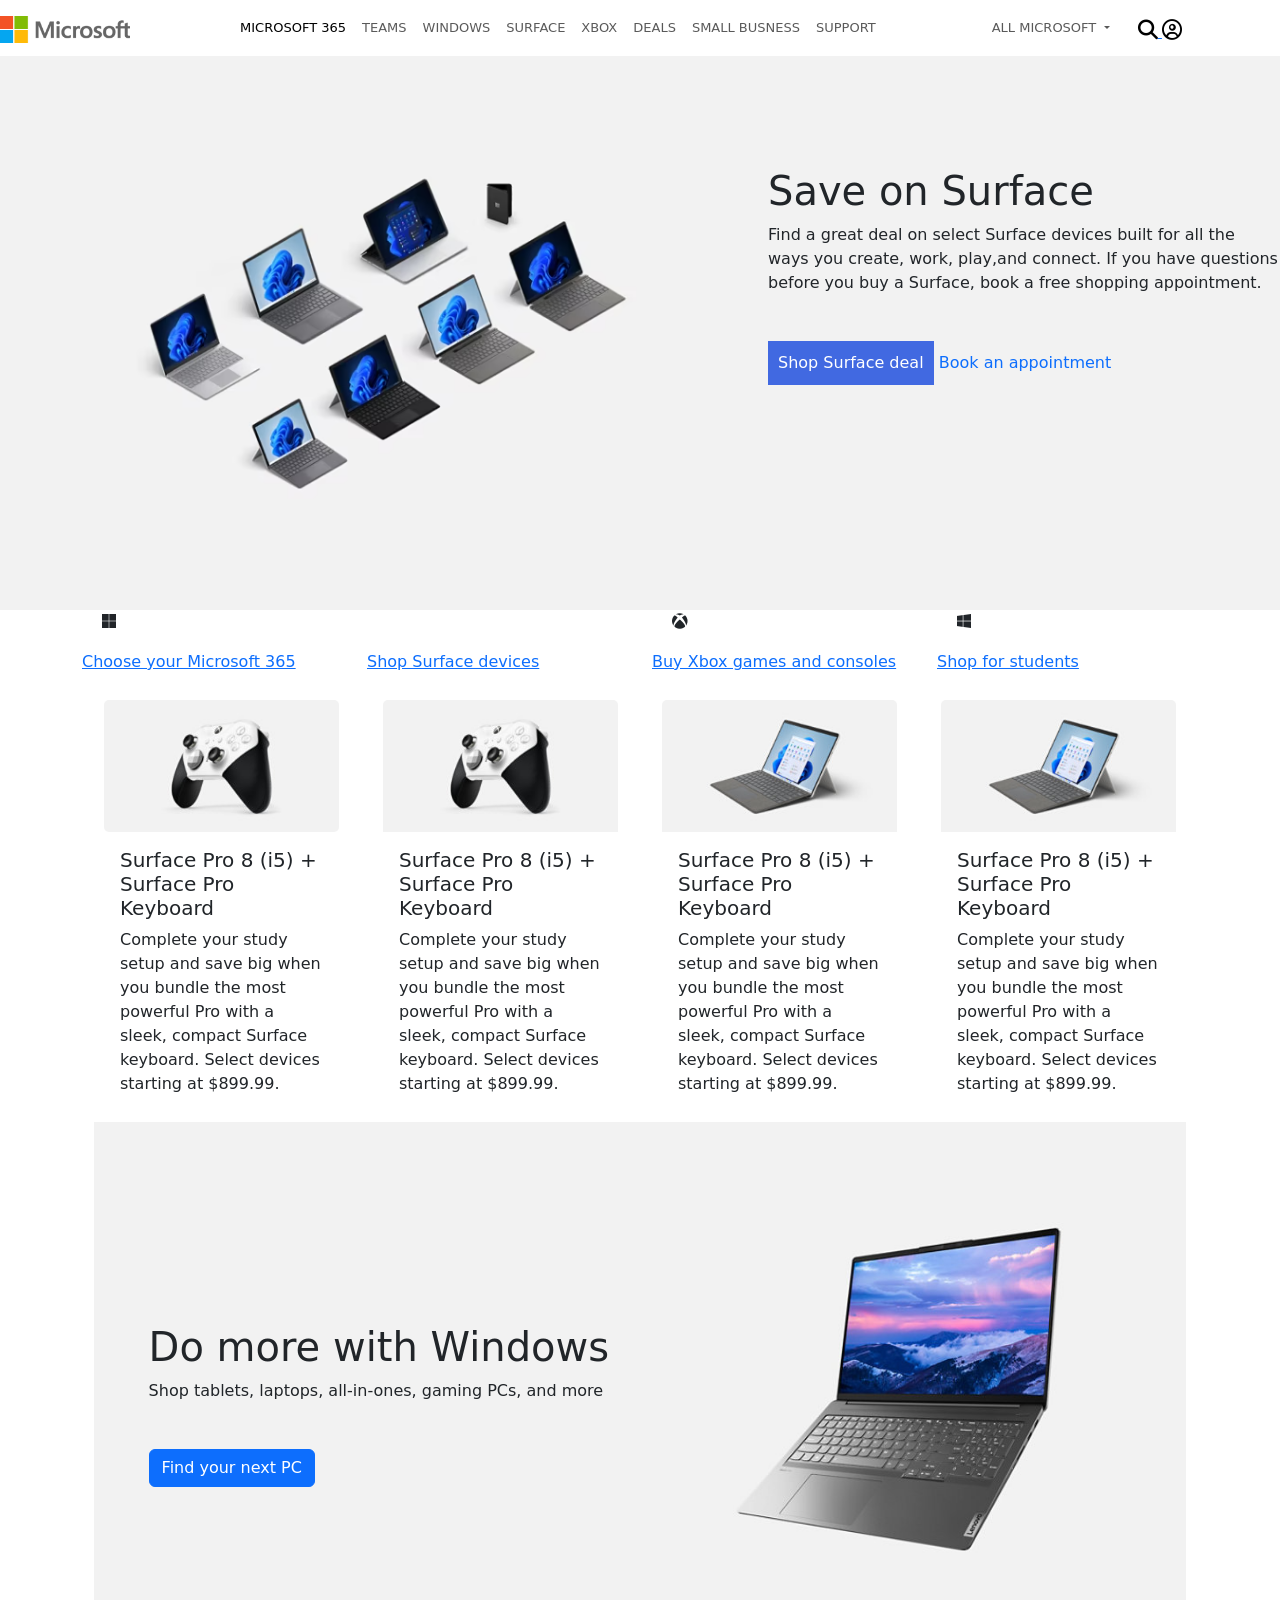
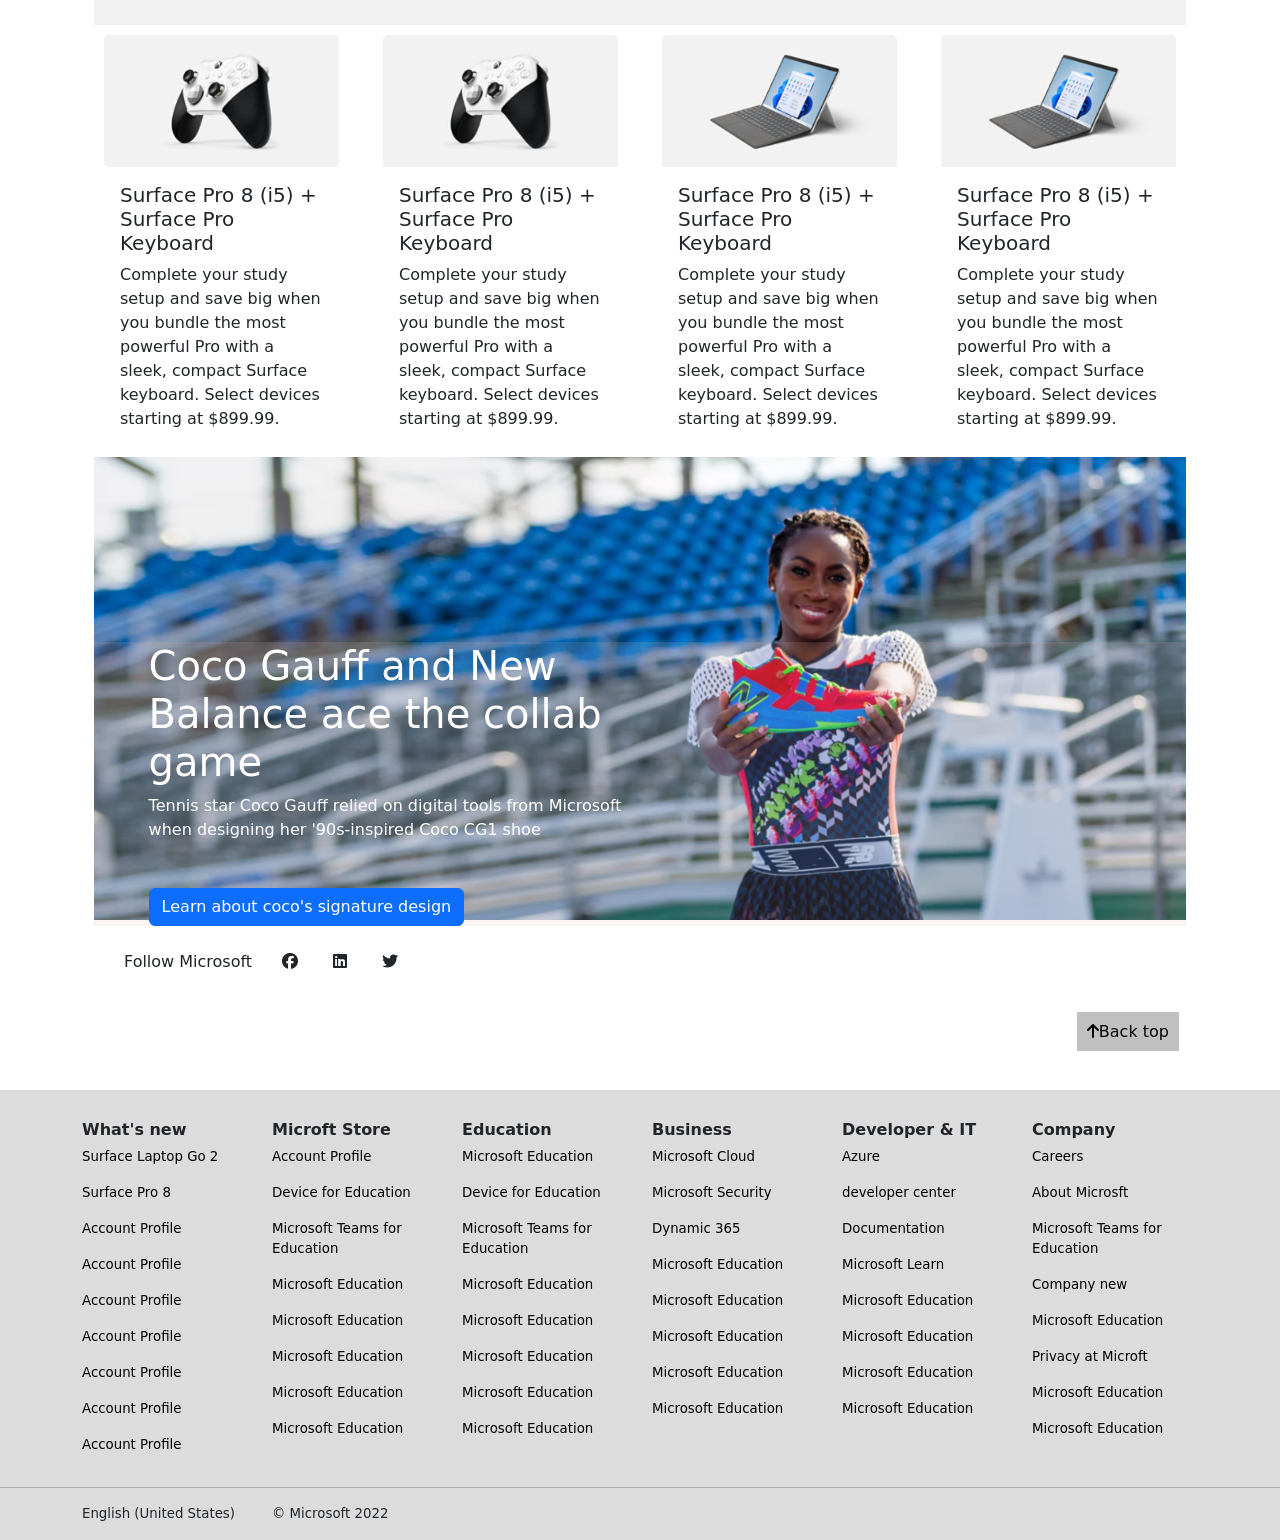
<file: index.html>
<!DOCTYPE html>
<html lang="en">
<head>
    <meta charset="UTF-8">
    <meta http-equiv="X-UA-Compatible" content="IE=edge">
    <meta name="viewport" content="width=device-width, initial-scale=1.0">
    <link rel="stylesheet" href="Website Cloning/style.css">
    <link href="https://cdn.jsdelivr.net/npm/bootstrap@5.2.1/dist/css/bootstrap.min.css" rel="stylesheet" integrity="sha384-iYQeCzEYFbKjA/T2uDLTpkwGzCiq6soy8tYaI1GyVh/UjpbCx/TYkiZhlZB6+fzT" crossorigin="anonymous">
    
    <link rel="stylesheet" href="https://cdnjs.cloudflare.com/ajax/libs/font-awesome/6.2.0/css/all.min.css">
    <title>Website Cloning</title>
</head>
<body>
  <nav class="navbar navbar-expand-lg  sticky-top ">
    
  <a class="navbar-brand" href="#"><img src="Website Cloning/images/logo.png" alt="logo"></a>
  <button class="navbar-toggler" type="button" data-toggle="collapse" data-target="#navbarSupportedContent" 
  >
    <span class="navbar-toggler-icon"></span>
  </button>

  <div class="collapse navbar-collapse" id="navbarSupportedContent">
    <ul class="navbar-nav mr-auto">
      <li class="nav-item active text-uppercase">
        <a class="nav-link active" href="#">Microsoft 365</a>
      </li>
      <li class="nav-item text-uppercase">
        <a class="nav-link" href="#">Teams</a>
      </li>
      
      <li class="nav-item text-uppercase">
          <a class="nav-link" href="#">Windows</a>
        </li>
        
       <li class="nav-item text-uppercase">
        <a class="nav-link" href="#">Surface</a>
       </li>
       <li class="nav-item text-uppercase">
        <a class="nav-link" href="#">Xbox</a>
       </li>
       <li class="nav-item text-uppercase">
        <a class="nav-link" href="#">Deals</a>
       </li>
       <li class="nav-item text-uppercase">
        <a class="nav-link" href="#">Small Busness</a>
       </li>
       <li class="nav-item text-uppercase">
        <a class="nav-link" href="#">Support</a>
       </li>

              
              
            <div class="font-awesome-icon">
              <li class="nav-item dropdown text-uppercase">
                <a class="nav-link dropdown-toggle" href="#" id="navbarDropdown" role="button" data-toggle="dropdown" aria-haspopup="true" aria-expanded="false">
                  All Microsoft
                </a>
                
                <div class="dropdown-menu text-uppercase" aria-labelledby="navbarDropdown">
                  <a class="dropdown-item" href="#">Software</a>
                  <a class="dropdown-item" href="#">PC & Devices</a>
                  <a class="dropdown-item" href="#">Entertainment</a>
                  <a class="dropdown-item" href="#">PC & Devices</a>
                  <a class="dropdown-item" href="#">Business</a>
                  <a class="dropdown-item" href="#">Developer & IT</a>
                  <a class="dropdown-item" href="#">Other</a>
                  
                 
              </li> </div>
              
              <a class="font-awesome-icon-link">
           
          
          <i class="fa-solid fa-magnifying-glass" style='font-size:20px;color:black'></i>
          <i class='far fa-user-circle' style='font-size:20px;color:black'></i></a>
           
     </ul>
  </div>

</nav>


</div>
</nav>



  





  <div class="hello">
    <img src="Website Cloning/images/welcome.png"  alt="..." style="width:100%;">

    <div class="text-block">
      <h1 >Save on Surface</h1>
      <p>Find a great deal on select Surface devices  built for all the ways you create, work, play,and connect. If you have questions before you buy a Surface, book a free shopping appointment.</p>
         
         <button type="button" >Shop Surface deal</button>
         <a href="#"> Book an appointment</a>
    </div>
    
     
    </div>




    


    

    
    
  



<div class="icon-list">


  <div class="container">
    <div class="row">
      <div class="col-md-3">
        <p class="icon-section">
          
          <i class="fa-brands fa-microsoft"></i>
         
          
         </p>
        <p><a href="#">Choose your Microsoft 365</a></p>
      </div>
      <div class="col-md-3">
        <p class="icon-section">
          <i class="fa-thin fa-laptop"></i>
            </p>
        <p><a href="#">Shop Surface devices</a></p>
      </div>
      <div class="col-md-3">
        <p class="icon-section">
          <i class="fa-brands fa-xbox"></i>
         </P>

          <p><a href="#">Buy Xbox games and consoles</a>
          
            
          </p>
        
      </div>
      <div class="col-md-3">
        
        <p class="icon-section"> 
          <i class="fa-brands fa-windows"></i> </p>
        <a href="#">Shop for students</a> 
      </div> 
     


      </div>
        
<section class="advert">

<div class="container">
  <div class="row">
    <div class="col-lg-3 col-md-6 col-sm-12 col-xs-12">
  <div class="card border-0"  >
    <img src="Website Cloning/images/card1.jpg" class="card-img" alt="...">
    <div class="card-body">
      <h5 class="card-title">Surface Pro 8 (i5) + Surface Pro Keyboard</h5>
      <p class="card-text">Complete your study setup and save big when you bundle the most powerful Pro with a sleek, compact Surface keyboard. 
        Select devices starting at $899.99.</p>
    </div>
  </div>
</div>
<div class="col-lg-3 col-md-6 col-sm-12 col-xs-12">
  <div class="card border-0" >
    <img src="Website Cloning/images/card1.jpg" class="card-img-top" alt="...">
    <div class="card-body">
      <h5 class="card-title">Surface Pro 8 (i5) + Surface Pro Keyboard</h5>
      <p class="card-text">Complete your study setup and save big when you bundle the most powerful Pro with a sleek, compact Surface keyboard. 
        Select devices starting at $899.99.</p>
    </div>
  </div>
</div>
<div class="col-lg-3 col-md-6 col-sm-12 col-xs-12">
  <div class="card border-0" >
    <img src="Website Cloning/images/card3.jpg" class="card-img-top" alt="...">
    <div class="card-body">
      <h5 class="card-title">Surface Pro 8 (i5) + Surface Pro Keyboard</h5>
      <p class="card-text">Complete your study setup and save big when you bundle the most powerful Pro with a sleek, compact Surface keyboard. 
        Select devices starting at $899.99.</p>
    </div>
  </div>
</div>
<div class="col-lg-3 col-md-6 col-sm-12 col-xs-12">
  <div class="card border-0">
    <img src="Website Cloning/images/card3.jpg" class="card-img-top" alt="...">
    <div class="card-body">
      <h5 class="card-title">Surface Pro 8 (i5) + Surface Pro Keyboard</h5>
      <p class="card-text">Complete your study setup and save big when you bundle the most powerful Pro with a sleek, compact Surface keyboard. 
        Select devices starting at $899.99.</p>
    </div>
  </div>
</div>
</div>
  </div> </section>

<div class="container">

<div class="hello-left">
  <img src="Website Cloning/images/ads.png"  alt="">

  <div class="text-block-left">
    <h1 >Do more with Windows</h1>
    <p>Shop tablets, laptops, all-in-ones, gaming PCs, and more</p>
       
       <button type="button" class="btn btn-primary">Find your next PC</button>

  </div>
  
   
  </div>
</div>




<div class="container">
  <div class="row">
    <div class="col-lg-3 col-md-6 col-sm-12 col-xs-12">
  <div class="card border-0"  >
    <img src="Website Cloning/images/card1.jpg" class="card-img" alt="...">
    <div class="card-body">
      <h5 class="card-title">Surface Pro 8 (i5) + Surface Pro Keyboard</h5>
      <p class="card-text">Complete your study setup and save big when you bundle the most powerful Pro with a sleek, compact Surface keyboard. 
        Select devices starting at $899.99.</p>
    </div>
  </div>
</div>
<div class="col-lg-3 col-md-6 col-sm-12 col-xs-12">
  <div class="card border-0" >
    <img src="Website Cloning/images/card1.jpg" class="card-img-top" alt="...">
    <div class="card-body">
      <h5 class="card-title">Surface Pro 8 (i5) + Surface Pro Keyboard</h5>
      <p class="card-text">Complete your study setup and save big when you bundle the most powerful Pro with a sleek, compact Surface keyboard. 
        Select devices starting at $899.99.</p>
    </div>
  </div>
</div>
<div class="col-lg-3 col-md-6 col-sm-12 col-xs-12">
  <div class="card border-0" >
    <img src="Website Cloning/images/card3.jpg" class="card-img-top" alt="...">
    <div class="card-body">
      <h5 class="card-title">Surface Pro 8 (i5) + Surface Pro Keyboard</h5>
      <p class="card-text">Complete your study setup and save big when you bundle the most powerful Pro with a sleek, compact Surface keyboard. 
        Select devices starting at $899.99.</p>
    </div>
  </div>
</div>
<div class="col-lg-3 col-md-6 col-sm-12 col-xs-12">
  <div class="card border-0" >
    <img src="Website Cloning/images/card3.jpg" class="card-img-top" alt="...">
    <div class="card-body">
      <h5 class="card-title">Surface Pro 8 (i5) + Surface Pro Keyboard</h5>
      <p class="card-text">Complete your study setup and save big when you bundle the most powerful Pro with a sleek, compact Surface keyboard. 
        Select devices starting at $899.99.</p>
    </div>
  </div>
</div>
</div>
  </div>

  <div class="container">

    <div class="hello-bottom">
      <img src="Website Cloning/images/player.png"  alt="">
    
      <div class="text-block-bottom">
        <h1>Coco Gauff and New Balance ace the collab game</h1>
        <p>Tennis star Coco Gauff relied on digital tools from Microsoft when designing her '90s-inspired Coco CG1 shoe</p>
           
           <button type="button" class="btn btn-primary">Learn about coco's signature design</button>
    
      </div>
      
       
      </div>
    </div>

<div class="font-awersome-list">


<div class="container">
  
        
<p >Follow Microsoft<i class="fa-brands fa-facebook"></i>
  <i class="fa-brands fa-linkedin"></i>
  <i class="fa-brands fa-twitter"></i>  </p>
        
</div>
</div>

<div class="top-arrow">
<div class="container">
  <a href=""><i class="fa-solid fa-arrow-up"></i>Back top</a>
</div>
</div>
</div>



<footer>

  <div class="container padding">
    <div class="row padding">
      
      <div class="col-lg-2 col-md-4 col-sm-4 col-xs-12">
        <h6><b>What's new </b> </h6>
        <p><a href="#">Surface Laptop Go 2</a></p>
        <p><a href="#">Surface Pro 8</a></p>
        <p><a href="#">Account Profile</a></p>
        <p><a href="#">Account Profile</a></p>
        <p><a href="#">Account Profile</a></p>
        <p><a href="#">Account Profile</a></p>
        <p><a href="#">Account Profile</a></p>
        <p><a href="#">Account Profile</a></p>
        <p><a href="#">Account Profile</a></p>

          
          
         
        </div>
        <div class="col-lg-2 col-md-4 col-sm-4 col-xs-12">
          <h6> <b>Microft Store</b> </h6>  
          <p><a href="#">Account Profile</a></p>
          <p><a href="#">Device for Education</a></p>
          <p><a href="#">Microsoft Teams for Education</a></p>
          <p><a href="#">Microsoft Education</a></p>
          <p><a href="#">Microsoft Education</a></p>
          <p><a href="#">Microsoft Education</a></p>
          <p><a href="#">Microsoft Education</a></p>
          <p><a href="#">Microsoft Education</a></p>
            
          
           </div>
           <div class="col-lg-2 col-md-4 col-sm-4 col-xs-12">
            <h6><b>Education </b></h6>  
            <p><a href="#">Microsoft Education</a></p>
            <p><a href="#">Device for Education</a></p>
            <p><a href="#">Microsoft Teams for Education</a></p>
            <p><a href="#">Microsoft Education</a></p>
            <p><a href="#">Microsoft Education</a></p>
            <p><a href="#">Microsoft Education</a></p>
            <p><a href="#">Microsoft Education</a></p>
            <p><a href="#">Microsoft Education</a></p>
              </div>
              <div class="col-lg-2 col-md-4 col-sm-4 col-xs-12">
                <h6><b>Business </b> </h6>  
                <p><a href="#">Microsoft Cloud</a></p>
                <p><a href="#">Microsoft Security</a></p>
                <p><a href="#">Dynamic 365</a></p>
                <p><a href="#">Microsoft Education</a></p>
                <p><a href="#">Microsoft Education</a></p>
                <p><a href="#">Microsoft Education</a></p>
                <p><a href="#">Microsoft Education</a></p>
                <p><a href="#">Microsoft Education</a></p>
                  </div>
              <div class="col-lg-2 col-md-4 col-sm-4 col-xs-12">
                <h6> <b>Developer & IT</b></h6>  
                <p><a href="#">Azure</a></p>
                <p><a href="#">developer center</a></p>
                <p><a href="#">Documentation</a></p>
                <p><a href="#">Microsoft Learn</a></p>
                <p><a href="#">Microsoft Education</a></p>
                <p><a href="#">Microsoft Education</a></p>
                <p><a href="#">Microsoft Education</a></p>
                <p><a href="#">Microsoft Education</a></p>
                  
                
                 </div>
                 <div class="col-lg-2 col-md-4 col-sm-4 col-xs-12">
                  <h6> <b>Company</b></h6>  
                  <p><a href="#">Careers</a></p>
                  <p><a href="#">About Microsft</a></p>
                  <p><a href="#">Microsoft Teams for Education</a></p>
                  <p><a href="#">Company new</a></p>
                  <p><a href="#">Microsoft Education</a></p>
                  <p><a href="#">Privacy at Microft</a></p>
                  <p><a href="#">Microsoft Education</a></p>
                  <p><a href="#">Microsoft Education</a></p>
                    
                  
                   </div>

                  </div></div>
                  <hr>
<div class="container padding">
<div class="row padding">
            <div class="col-md-2">
             English (United States)
            </div>
            <div class="col-md-2">
              <p> &copy; Microsoft 2022</p>
            </div>
            
             
           </div>
    </div>
    
  
</footer>  

<script src="https://code.jquery.com/jquery-3.4.1.slim.min.js" ></script>
    
    <script src="https://cdn.jsdelivr.net/npm/popper.js@1.16.0/dist/umd/popper.min.js"></script>
    <script src="https://stackpath.bootstrapcdn.com/bootstrap/4.4.1/js/bootstrap.min.js" ></script>
</body>
</html>
</file>
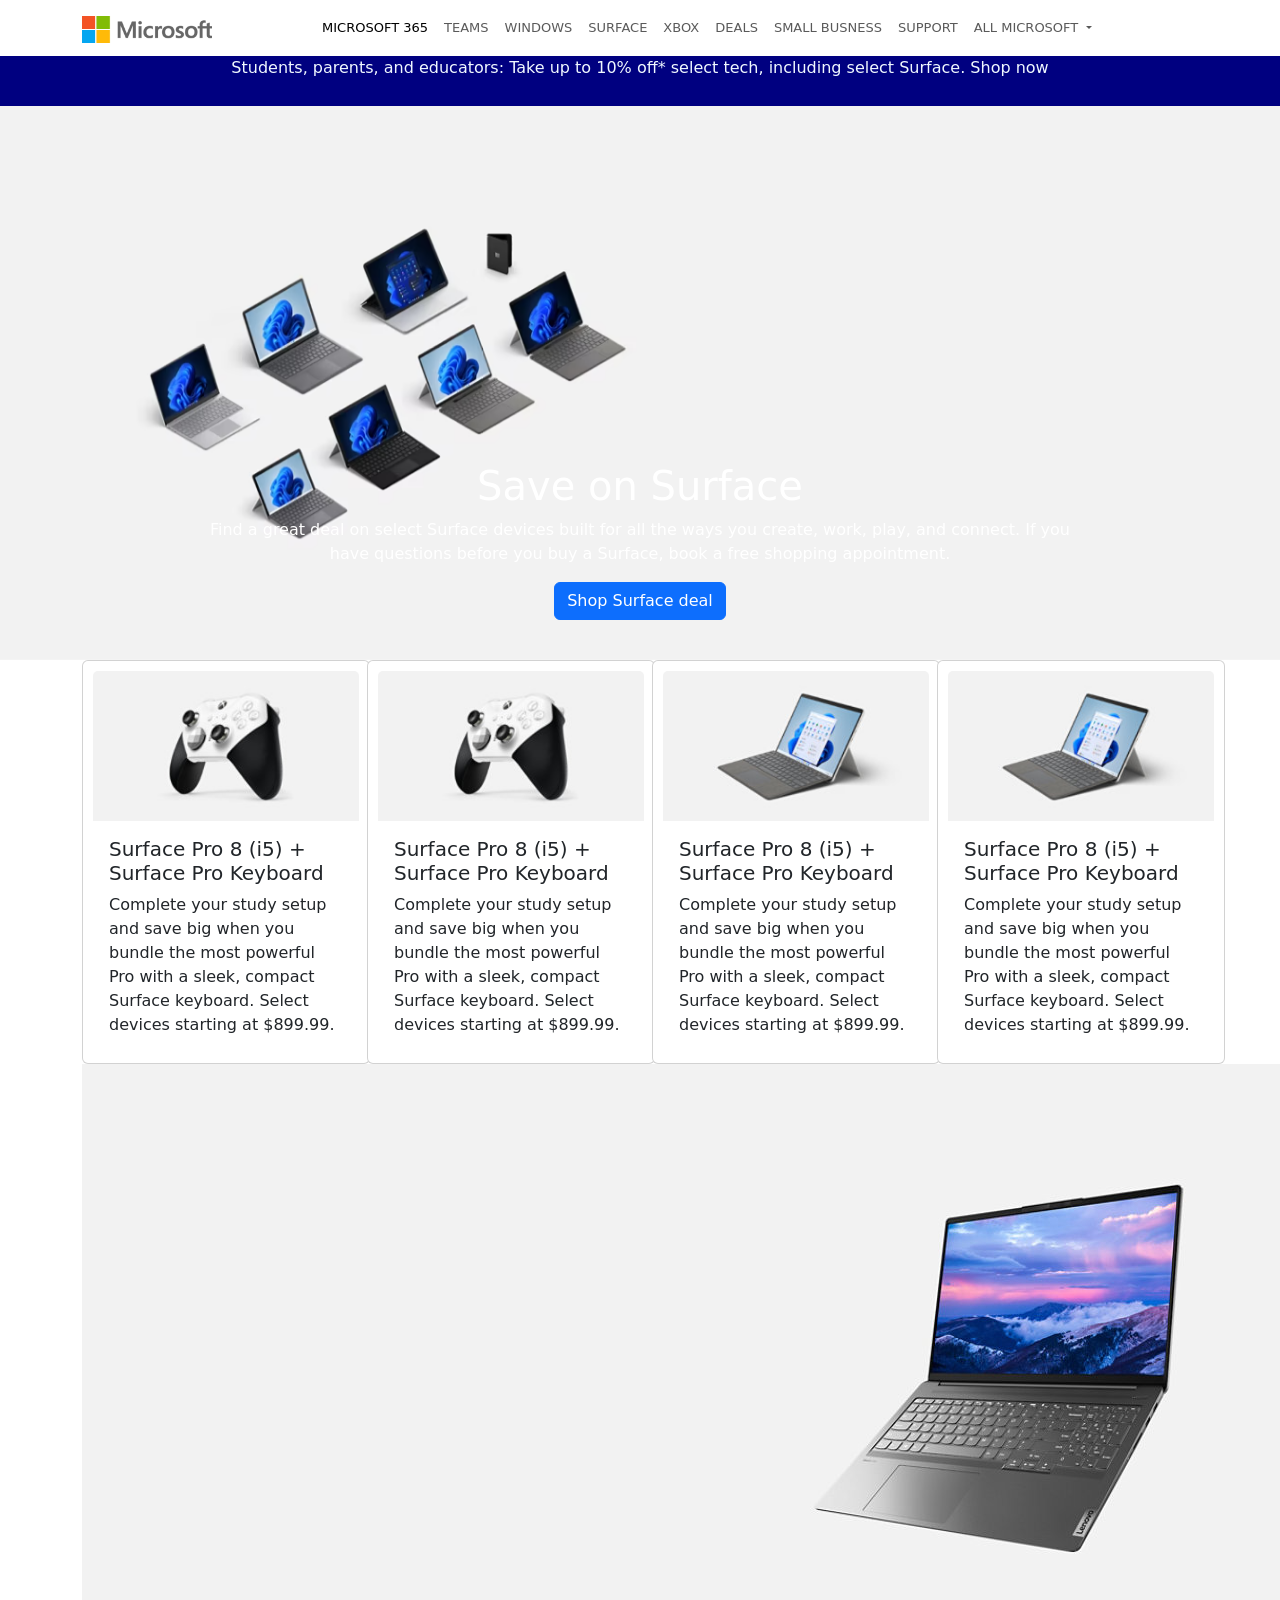
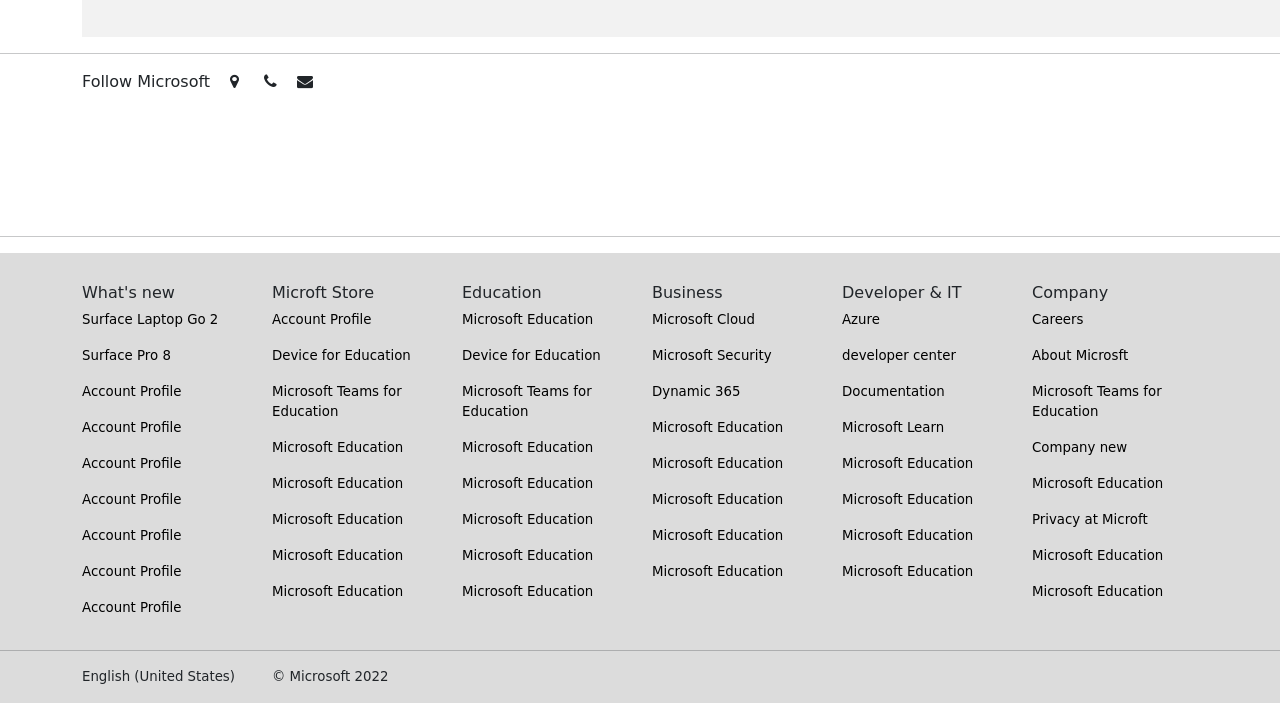
<file: Website Cloning/index.html>
<!DOCTYPE html>
<html lang="en">
<head>
    <meta charset="UTF-8">
    <meta http-equiv="X-UA-Compatible" content="IE=edge">
    <meta name="viewport" content="width=device-width, initial-scale=1.0">
    <link rel="stylesheet" href="style.css">
    <link href="https://cdn.jsdelivr.net/npm/bootstrap@5.2.1/dist/css/bootstrap.min.css" rel="stylesheet" integrity="sha384-iYQeCzEYFbKjA/T2uDLTpkwGzCiq6soy8tYaI1GyVh/UjpbCx/TYkiZhlZB6+fzT" crossorigin="anonymous">
    <link rel="stylesheet" href="https://stackpath.bootstrapcdn.com/font-awesome/4.7.0/css/font-awesome.min.css" >
    <title>Website Cloning</title>
</head>
<body>
  <nav class="navbar navbar-expand-lg navbar-light  sticky-top ">
    <div class="container">
  <a class="navbar-brand" href="#"><img src="images/logo.png" alt="logo"></a>
  <button class="navbar-toggler" type="button" data-toggle="collapse" data-target="#navbarSupportedContent" 
  >
    <span class="navbar-toggler-icon"></span>
  </button>

  <div class="collapse navbar-collapse" id="navbarSupportedContent">
    <ul class="navbar-nav mr-auto">
      <li class="nav-item active text-uppercase">
        <a class="nav-link active" href="#">Microsoft 365</a>
      </li>
      <li class="nav-item text-uppercase">
        <a class="nav-link" href="#">Teams</a>
      </li>
      
      <li class="nav-item text-uppercase">
          <a class="nav-link" href="#">Windows</a>
        </li>
        
       <li class="nav-item text-uppercase">
        <a class="nav-link" href="#">Surface</a>
       </li>
       <li class="nav-item text-uppercase">
        <a class="nav-link" href="#">Xbox</a>
       </li>
       <li class="nav-item text-uppercase">
        <a class="nav-link" href="#">Deals</a>
       </li>
       <li class="nav-item text-uppercase">
        <a class="nav-link" href="#">Small Busness</a>
       </li>
       <li class="nav-item text-uppercase">
        <a class="nav-link" href="#">Support</a>
       </li>

              <li class="nav-item dropdown text-uppercase">
                <a class="nav-link dropdown-toggle" href="#" id="navbarDropdown" role="button" data-toggle="dropdown" aria-haspopup="true" aria-expanded="false">
                  All Microsoft
                </a>
                <div class="dropdown-menu text-uppercase" aria-labelledby="navbarDropdown">
                  <a class="dropdown-item" href="#">Software</a>
                  <a class="dropdown-item" href="#">PC & Devices</a>
                  <a class="dropdown-item" href="#">Entertainment</a>
                  <a class="dropdown-item" href="#">PC & Devices</a>
                  <a class="dropdown-item" href="#">Business</a>
                  <a class="dropdown-item" href="#">Developer & IT</a>
                  <a class="dropdown-item" href="#">Other</a>
                 
              </li>
     </ul>
  </div>
</div>
</nav>


  <div class="container-padding">
    <div class="info">
    <a href="#">Students, parents, and educators: Take up to 10% off* select tech, including select Surface. Shop now</a>   
    
  </div> 
</div>


<div id="carouselExampleSlidesOnly" class="carousel slide" data-ride="carousel">
  <div class="carousel-inner">
    <div class="carousel-item active">
        <img src="images/welcome.png" class="d-block w-100" alt="...">

    </div>
    <div class="carousel-caption ">
      <h1 >Save on Surface</h1>
      <p>Find a great deal on select Surface devices built for all the ways you create, work, play,
         and connect. If you have questions before you buy a Surface, book a free shopping appointment.</p>
         
         <button type="button" class="btn btn-primary">Shop Surface deal</button>
     
    </div>
    <div class="carousel-item">
      <img src="images/welcome.png" class="d-block w-100" alt="...">
    </div>
    
  </div>
</div>

<div class="container">
  <div class="row padding">
    <div class="col-md-3">
  <div class="card" style="width: 18rem;">
    <img src="images/card1.jpg" class="card-img-top" alt="...">
    <div class="card-body">
      <h5 class="card-title">Surface Pro 8 (i5) + Surface Pro Keyboard</h5>
      <p class="card-text">Complete your study setup and save big when you bundle the most powerful Pro with a sleek, compact Surface keyboard. 
        Select devices starting at $899.99.</p>
    </div>
  </div>
</div>
<div class="col-md-3">
  <div class="card" style="width: 18rem;">
    <img src="images/card1.jpg" class="card-img-top" alt="...">
    <div class="card-body">
      <h5 class="card-title">Surface Pro 8 (i5) + Surface Pro Keyboard</h5>
      <p class="card-text">Complete your study setup and save big when you bundle the most powerful Pro with a sleek, compact Surface keyboard. 
        Select devices starting at $899.99.</p>
    </div>
  </div>
</div>
<div class="col-md-3">
  <div class="card" style="width: 18rem;">
    <img src="images/card3.jpg" class="card-img-top" alt="...">
    <div class="card-body">
      <h5 class="card-title">Surface Pro 8 (i5) + Surface Pro Keyboard</h5>
      <p class="card-text">Complete your study setup and save big when you bundle the most powerful Pro with a sleek, compact Surface keyboard. 
        Select devices starting at $899.99.</p>
    </div>
  </div>
</div>
<div class="col-md-3">
  <div class="card" style="width: 18rem;">
    <img src="images/card3.jpg" class="card-img-top" alt="...">
    <div class="card-body">
      <h5 class="card-title">Surface Pro 8 (i5) + Surface Pro Keyboard</h5>
      <p class="card-text">Complete your study setup and save big when you bundle the most powerful Pro with a sleek, compact Surface keyboard. 
        Select devices starting at $899.99.</p>
    </div>
  </div>
</div>
  </div>
</div>
<div class="container">
 <div class="col-12">

    <img src="images/ads.png" alt="">
  

 </div>

</div>
<hr>


<div class="icon-list">


<div class="container">
  
        
        <p class="icon-section">Follow Microsoft<i class="fa fa-map-marker"></i> <i class="fa fa-phone"> </i><i class="fa fa-envelope"></i> </p>
        
</div>
</div>
<hr>
<footer>

  <div class="container padding">
    <div class="row padding">
      
      <div class="col-md-2">
        <h6>What's new</h6>
        <p><a href="#">Surface Laptop Go 2</a></p>
        <p><a href="#">Surface Pro 8</a></p>
        <p><a href="#">Account Profile</a></p>
        <p><a href="#">Account Profile</a></p>
        <p><a href="#">Account Profile</a></p>
        <p><a href="#">Account Profile</a></p>
        <p><a href="#">Account Profile</a></p>
        <p><a href="#">Account Profile</a></p>
        <p><a href="#">Account Profile</a></p>

          
          
         
        </div>
        <div class="col-md-2">
          <h6>Microft Store</h6>  
          <p><a href="#">Account Profile</a></p>
          <p><a href="#">Device for Education</a></p>
          <p><a href="#">Microsoft Teams for Education</a></p>
          <p><a href="#">Microsoft Education</a></p>
          <p><a href="#">Microsoft Education</a></p>
          <p><a href="#">Microsoft Education</a></p>
          <p><a href="#">Microsoft Education</a></p>
          <p><a href="#">Microsoft Education</a></p>
            
          
           </div>
           <div class="col-md-2">
            <h6>Education</h6>  
            <p><a href="#">Microsoft Education</a></p>
            <p><a href="#">Device for Education</a></p>
            <p><a href="#">Microsoft Teams for Education</a></p>
            <p><a href="#">Microsoft Education</a></p>
            <p><a href="#">Microsoft Education</a></p>
            <p><a href="#">Microsoft Education</a></p>
            <p><a href="#">Microsoft Education</a></p>
            <p><a href="#">Microsoft Education</a></p>
              </div>
              <div class="col-md-2">
                <h6>Business</h6>  
                <p><a href="#">Microsoft Cloud</a></p>
                <p><a href="#">Microsoft Security</a></p>
                <p><a href="#">Dynamic 365</a></p>
                <p><a href="#">Microsoft Education</a></p>
                <p><a href="#">Microsoft Education</a></p>
                <p><a href="#">Microsoft Education</a></p>
                <p><a href="#">Microsoft Education</a></p>
                <p><a href="#">Microsoft Education</a></p>
                  </div>
              <div class="col-md-2">
                <h6>Developer & IT</h6>  
                <p><a href="#">Azure</a></p>
                <p><a href="#">developer center</a></p>
                <p><a href="#">Documentation</a></p>
                <p><a href="#">Microsoft Learn</a></p>
                <p><a href="#">Microsoft Education</a></p>
                <p><a href="#">Microsoft Education</a></p>
                <p><a href="#">Microsoft Education</a></p>
                <p><a href="#">Microsoft Education</a></p>
                  
                
                 </div>
                 <div class="col-md-2">
                  <h6>Company</h6>  
                  <p><a href="#">Careers</a></p>
                  <p><a href="#">About Microsft</a></p>
                  <p><a href="#">Microsoft Teams for Education</a></p>
                  <p><a href="#">Company new</a></p>
                  <p><a href="#">Microsoft Education</a></p>
                  <p><a href="#">Privacy at Microft</a></p>
                  <p><a href="#">Microsoft Education</a></p>
                  <p><a href="#">Microsoft Education</a></p>
                    
                  
                   </div>

                  </div></div>
                  <hr>
<div class="container padding">
<div class="row padding">
            <div class="col-md-2">
             English (United States)
            </div>
            <div class="col-md-2">
              <p> &copy; Microsoft 2022</p>
            </div>
            
             
           </div>
    </div>
    
  
</footer>  
<script src="https://cdn.jsdelivr.net/npm/bootstrap@5.2.1/dist/js/bootstrap.bundle.min.js" integrity="sha384-u1OknCvxWvY5kfmNBILK2hRnQC3Pr17a+RTT6rIHI7NnikvbZlHgTPOOmMi466C8" crossorigin="anonymous"></script>
</body>
</html>
</file>
<file: Website Cloning/style.css>
html,body{
    width: 100%;
    height: 100%;
    font-family: 'Poppins',sans-serif;
    
}

nav{
    font-size: small;
    color: white;
    background-color: white;
}
.navbar img{
    width: 60% ;

}



.icon-list{
  height: 150px;
}

.icon-section i{
    padding-left: 20px;
    
}

.info{
    background-color:#000080;
    height: 50px;
    text-align: center;
    
}
.info a{
    text-decoration: none;
    color: aliceblue;
    padding-top: 20px;
    
}




.hello {
    position: relative;
   
  }
  
  
  /* Bottom right text */
  .text-block {
    position: absolute;
    top: 20%;
    padding-left: 60%;
    
  }

  .text-block  a{
    text-decoration: none;
   
    
  }
  .text-block  button{
    background-color:#4169E1;
    color: white;
    border: none;
    padding: 10px;
    
  }

  .hello button{
    margin-top: 30px;
  }
  .hello-left {
    position: relative;
   
  }
  
  .hello-left img {
    width: 100%;
   
  }
  
  /* Bottom right text */
  .text-block-left {
    position: absolute;
    top: 40%;
    padding-right: 50%;
    padding-left: 5%;
    
  }

  .hello-left button{
    margin-top: 30px;
  }

  .hello-bottom {
    position: relative;
    
   
  }
  
  .hello-bottom img {
    width: 100%;
   
  }

  
  
  
  .text-block-bottom {
    position: absolute;
    top: 40%;
    padding-right: 50%;
    padding-left: 5%;
    color: white;
    background-color:rgba(214, 184, 184, 0.151);
   
    
  }

  .hello-bottom button{
    margin-top: 30px;
  }
  

    .font-awesome-icon{
        
        padding-left: 100px;
        
    }
    .font-awesome-icon-link{
        
      padding-left: 20px;
      padding-top: 10px;
      
  }
    .card{
        padding: 10px;
        
        
    }
    .font-awersome-list{
      height: 100px;
      padding: 30px;
      
    }
    .font-awersome-list i{
      
      padding-left: 30px;
      
    }
    .top-arrow{
      
      height: 70px;
    }
    .top-arrow a{
      color: black;
        background-color:  #c0c0c0;
        padding: 10px;
        text-decoration: none;
        margin-left: 90%;
    }
    
    




footer{
    font-size: smaller;
    text-decoration: none;
    background-color: gainsboro;
    padding-top: 30px;

}

footer a{
    text-decoration: none;
    color: black;

}
@media (max-width: 576px) { 

    
    .info a{
        display:none;
    }
    .text-block {
      position: relative;
   }
   .text-block-left {
    position: relative;
     
  }
  .text-block-bottom {
    color: black;
    position: relative;
     
  }
  .top-arrow a{
    color: black;
      background-color:  #c0c0c0;
      padding: 10px;
      text-decoration: none;
      margin: auto;
      
  }
  
    
   
  }

/* Medium devices (tablets, 768px and up) */
@media (max-width: 768px) { 
    
   
    .text-block {
      position: relative;
       
    }
    .text-block-left {
      position: relative;
       
    }
    .text-block-bottom {
      color: black;
      position: relative;
       
    }
    .top-arrow a{
      color: black;
        background-color:  #c0c0c0;
        padding: 10px;
        text-decoration: none;
        margin: auto;
        
    }

    
 }

/* Large devices (desktops, 992px and up)  */
@media (max-width: 992px) { 
    



.text-block {
  position: relative;
  padding: 0;
   
}
.text-block-left {
  position: relative;
  padding: 0;
   
}
.text-block-bottom {
  position: relative;
  padding: 0;
  color: black;
   
}
}
</file>
